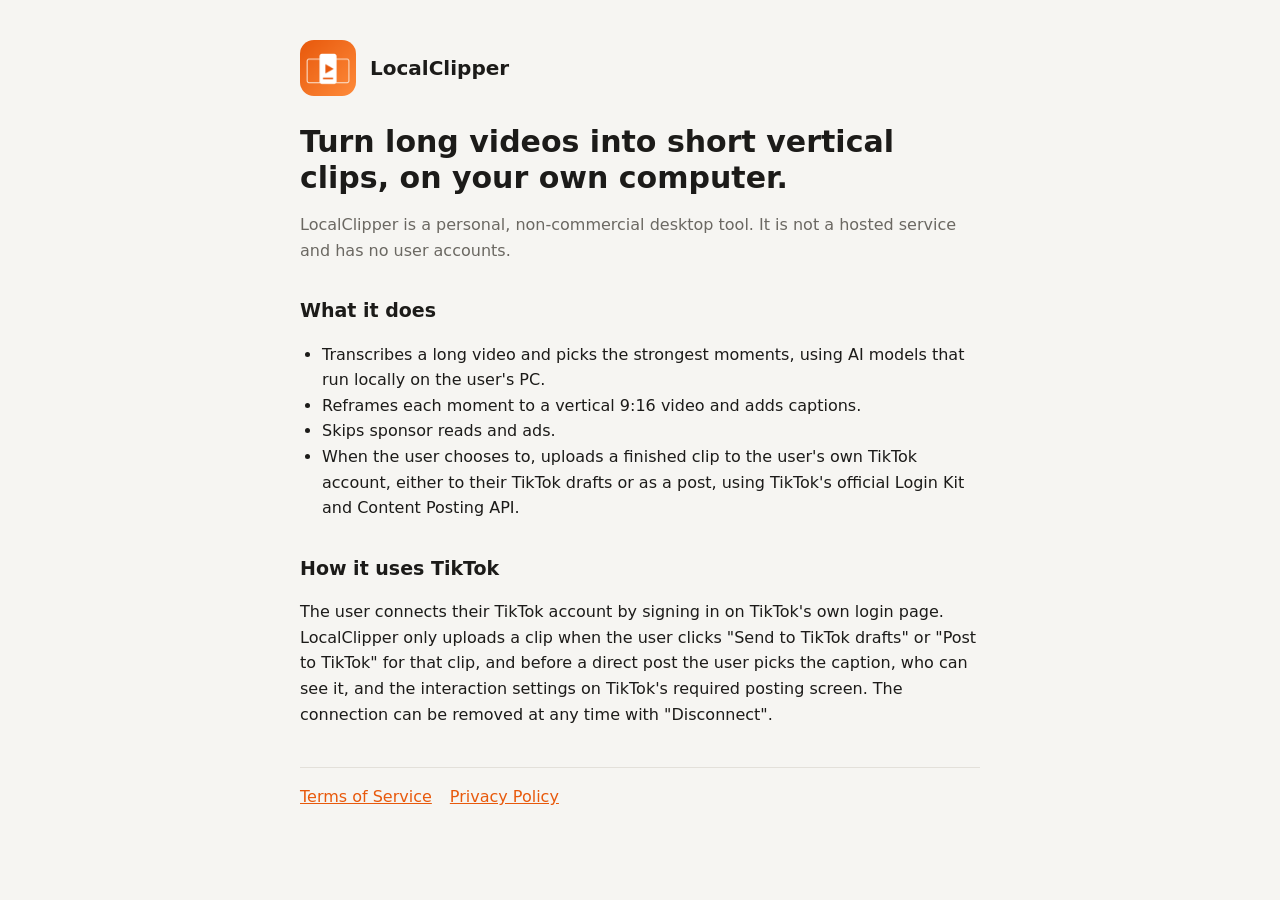
<file: index.html>
<!doctype html>
<html lang="en">
<head>
<meta charset="utf-8">
<meta name="viewport" content="width=device-width, initial-scale=1">
<title>LocalClipper</title>
<link rel="stylesheet" href="style.css">
<link rel="icon" href="logo.png">
</head>
<body>
<main>
  <header><img src="logo.png" alt=""><a href="./">LocalClipper</a></header>
  <h1>Turn long videos into short vertical clips, on your own computer.</h1>
  <p class="muted">LocalClipper is a personal, non-commercial desktop tool. It is not a hosted service and has
    no user accounts.</p>

  <h2>What it does</h2>
  <ul>
    <li>Transcribes a long video and picks the strongest moments, using AI models that run locally on the user's PC.</li>
    <li>Reframes each moment to a vertical 9:16 video and adds captions.</li>
    <li>Skips sponsor reads and ads.</li>
    <li>When the user chooses to, uploads a finished clip to the user's own TikTok account, either to their
      TikTok drafts or as a post, using TikTok's official Login Kit and Content Posting API.</li>
  </ul>

  <h2>How it uses TikTok</h2>
  <p>The user connects their TikTok account by signing in on TikTok's own login page. LocalClipper only
    uploads a clip when the user clicks "Send to TikTok drafts" or "Post to TikTok" for that clip, and
    before a direct post the user picks the caption, who can see it, and the interaction settings on
    TikTok's required posting screen. The connection can be removed at any time with "Disconnect".</p>

  <nav><a href="terms.html">Terms of Service</a><a href="privacy.html">Privacy Policy</a></nav>
</main>
</body>
</html>
</file>
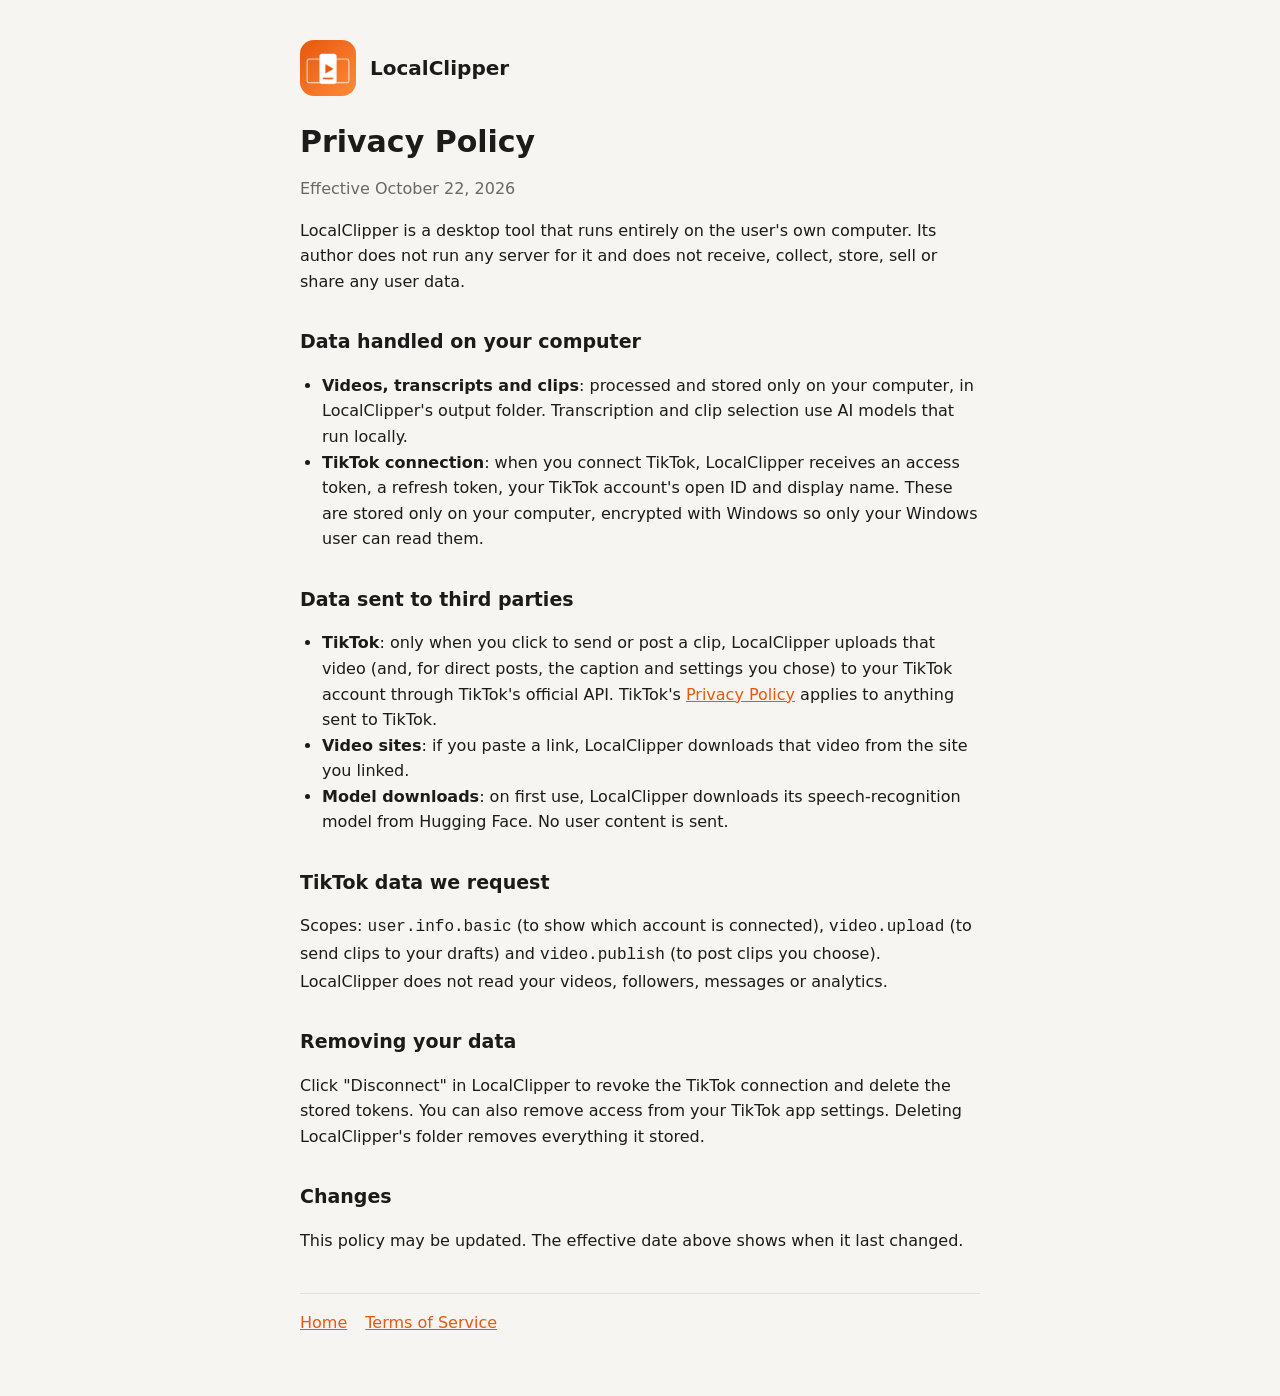
<file: privacy.html>
<!doctype html>
<html lang="en">
<head>
<meta charset="utf-8">
<meta name="viewport" content="width=device-width, initial-scale=1">
<title>Privacy Policy · LocalClipper</title>
<link rel="stylesheet" href="style.css">
<link rel="icon" href="logo.png">
</head>
<body>
<main>
  <header><img src="logo.png" alt=""><a href="./">LocalClipper</a></header>
  <h1>Privacy Policy</h1>
  <p class="muted">Effective October 22, 2026</p>

  <p>LocalClipper is a desktop tool that runs entirely on the user's own computer. Its author does not
    run any server for it and does not receive, collect, store, sell or share any user data.</p>

  <h2>Data handled on your computer</h2>
  <ul>
    <li><b>Videos, transcripts and clips</b>: processed and stored only on your computer, in LocalClipper's
      output folder. Transcription and clip selection use AI models that run locally.</li>
    <li><b>TikTok connection</b>: when you connect TikTok, LocalClipper receives an access token, a refresh
      token, your TikTok account's open ID and display name. These are stored only on your computer,
      encrypted with Windows so only your Windows user can read them.</li>
  </ul>

  <h2>Data sent to third parties</h2>
  <ul>
    <li><b>TikTok</b>: only when you click to send or post a clip, LocalClipper uploads that video (and, for
      direct posts, the caption and settings you chose) to your TikTok account through TikTok's official
      API. TikTok's <a href="https://www.tiktok.com/legal/page/global/privacy-policy/en">Privacy Policy</a>
      applies to anything sent to TikTok.</li>
    <li><b>Video sites</b>: if you paste a link, LocalClipper downloads that video from the site you linked.</li>
    <li><b>Model downloads</b>: on first use, LocalClipper downloads its speech-recognition model from
      Hugging Face. No user content is sent.</li>
  </ul>

  <h2>TikTok data we request</h2>
  <p>Scopes: <code>user.info.basic</code> (to show which account is connected), <code>video.upload</code>
    (to send clips to your drafts) and <code>video.publish</code> (to post clips you choose). LocalClipper
    does not read your videos, followers, messages or analytics.</p>

  <h2>Removing your data</h2>
  <p>Click "Disconnect" in LocalClipper to revoke the TikTok connection and delete the stored tokens. You
    can also remove access from your TikTok app settings. Deleting LocalClipper's folder removes everything
    it stored.</p>

  <h2>Changes</h2>
  <p>This policy may be updated. The effective date above shows when it last changed.</p>

  <nav><a href="./">Home</a><a href="terms.html">Terms of Service</a></nav>
</main>
</body>
</html>
</file>
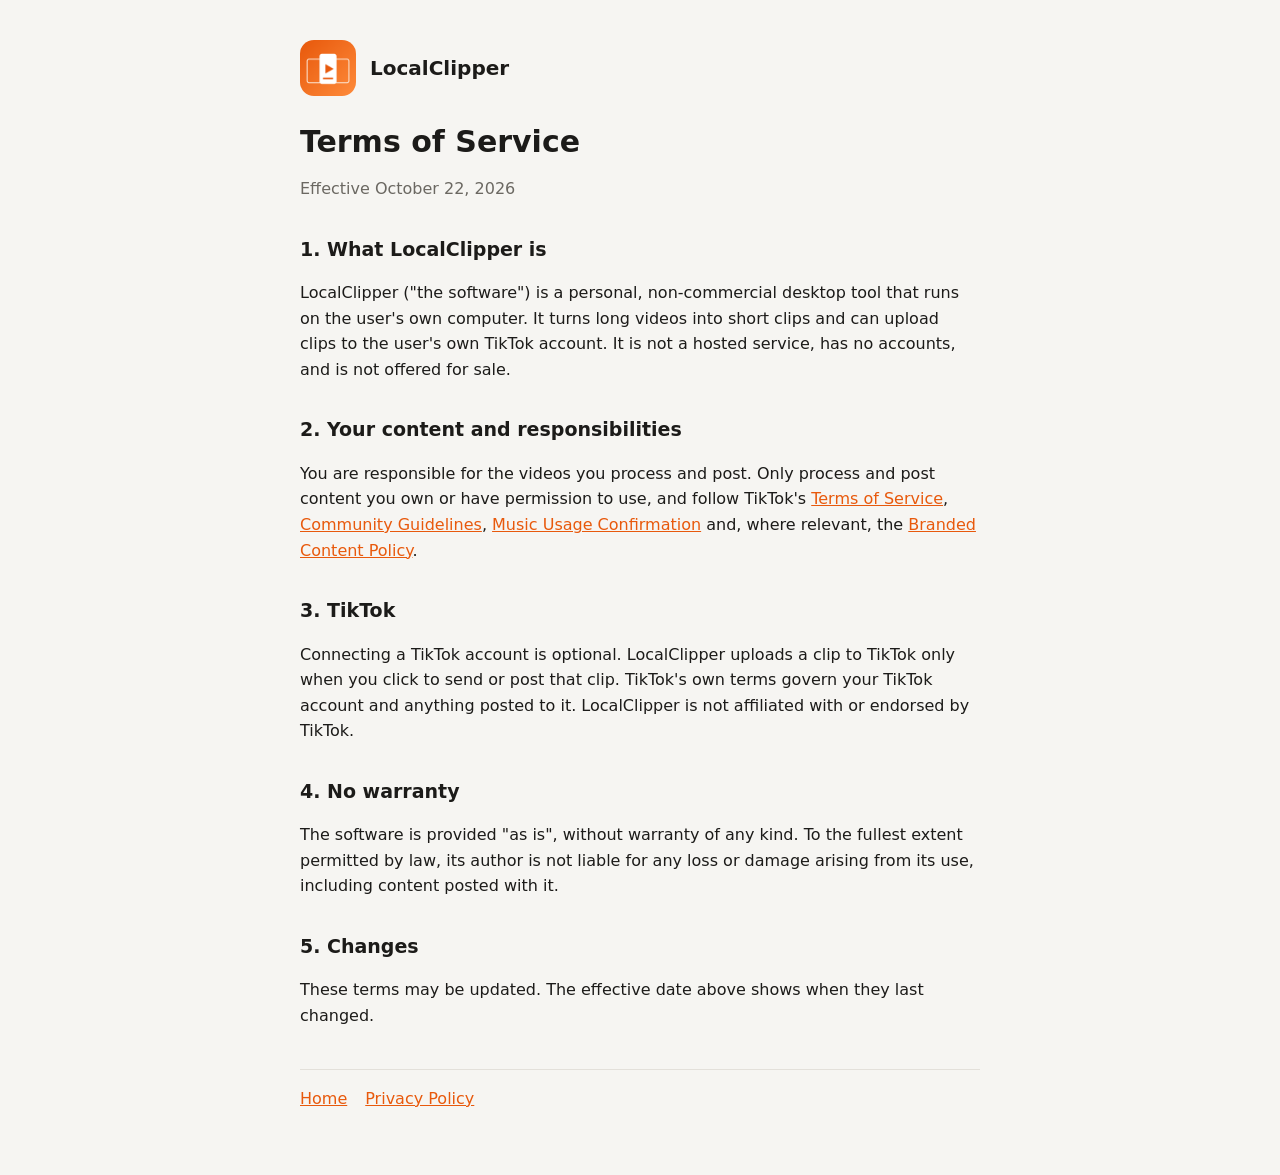
<file: terms.html>
<!doctype html>
<html lang="en">
<head>
<meta charset="utf-8">
<meta name="viewport" content="width=device-width, initial-scale=1">
<title>Terms of Service · LocalClipper</title>
<link rel="stylesheet" href="style.css">
<link rel="icon" href="logo.png">
</head>
<body>
<main>
  <header><img src="logo.png" alt=""><a href="./">LocalClipper</a></header>
  <h1>Terms of Service</h1>
  <p class="muted">Effective October 22, 2026</p>

  <h2>1. What LocalClipper is</h2>
  <p>LocalClipper ("the software") is a personal, non-commercial desktop tool that runs on the user's own
    computer. It turns long videos into short clips and can upload clips to the user's own TikTok account.
    It is not a hosted service, has no accounts, and is not offered for sale.</p>

  <h2>2. Your content and responsibilities</h2>
  <p>You are responsible for the videos you process and post. Only process and post content you own or
    have permission to use, and follow TikTok's
    <a href="https://www.tiktok.com/legal/page/global/terms-of-service/en">Terms of Service</a>,
    <a href="https://www.tiktok.com/community-guidelines">Community Guidelines</a>,
    <a href="https://www.tiktok.com/legal/page/global/music-usage-confirmation/en">Music Usage Confirmation</a>
    and, where relevant, the
    <a href="https://www.tiktok.com/legal/page/global/bc-policy/en">Branded Content Policy</a>.</p>

  <h2>3. TikTok</h2>
  <p>Connecting a TikTok account is optional. LocalClipper uploads a clip to TikTok only when you click to
    send or post that clip. TikTok's own terms govern your TikTok account and anything posted to it.
    LocalClipper is not affiliated with or endorsed by TikTok.</p>

  <h2>4. No warranty</h2>
  <p>The software is provided "as is", without warranty of any kind. To the fullest extent permitted by
    law, its author is not liable for any loss or damage arising from its use, including content posted
    with it.</p>

  <h2>5. Changes</h2>
  <p>These terms may be updated. The effective date above shows when they last changed.</p>

  <nav><a href="./">Home</a><a href="privacy.html">Privacy Policy</a></nav>
</main>
</body>
</html>
</file>
<file: style.css>
:root { --bg: #f6f5f2; --ink: #1c1b19; --muted: #6b6862; --line: #e3e0da; --accent: #e8590c; }
@media (prefers-color-scheme: dark) {
  :root { --bg: #141412; --ink: #ecebe7; --muted: #9a968e; --line: #2f2d2a; --accent: #ff7a33; color-scheme: dark; }
}
* { box-sizing: border-box; }
body { margin: 0; background: var(--bg); color: var(--ink); font: 16px/1.6 "Segoe UI", system-ui, sans-serif; }
main { max-width: 720px; margin: 0 auto; padding: 40px 20px 64px; }
header { display: flex; align-items: center; gap: 14px; margin-bottom: 28px; }
header img { width: 56px; height: 56px; border-radius: 14px; }
header a { color: inherit; text-decoration: none; font-weight: 700; font-size: 20px; }
h1 { font-size: 30px; line-height: 1.2; margin: 0 0 8px; }
h2 { font-size: 19px; margin: 32px 0 8px; }
p, li { color: var(--ink); }
.muted { color: var(--muted); }
a { color: var(--accent); }
ul { padding-left: 22px; }
nav { margin-top: 40px; padding-top: 16px; border-top: 1px solid var(--line); display: flex; gap: 18px; flex-wrap: wrap; }
</file>
